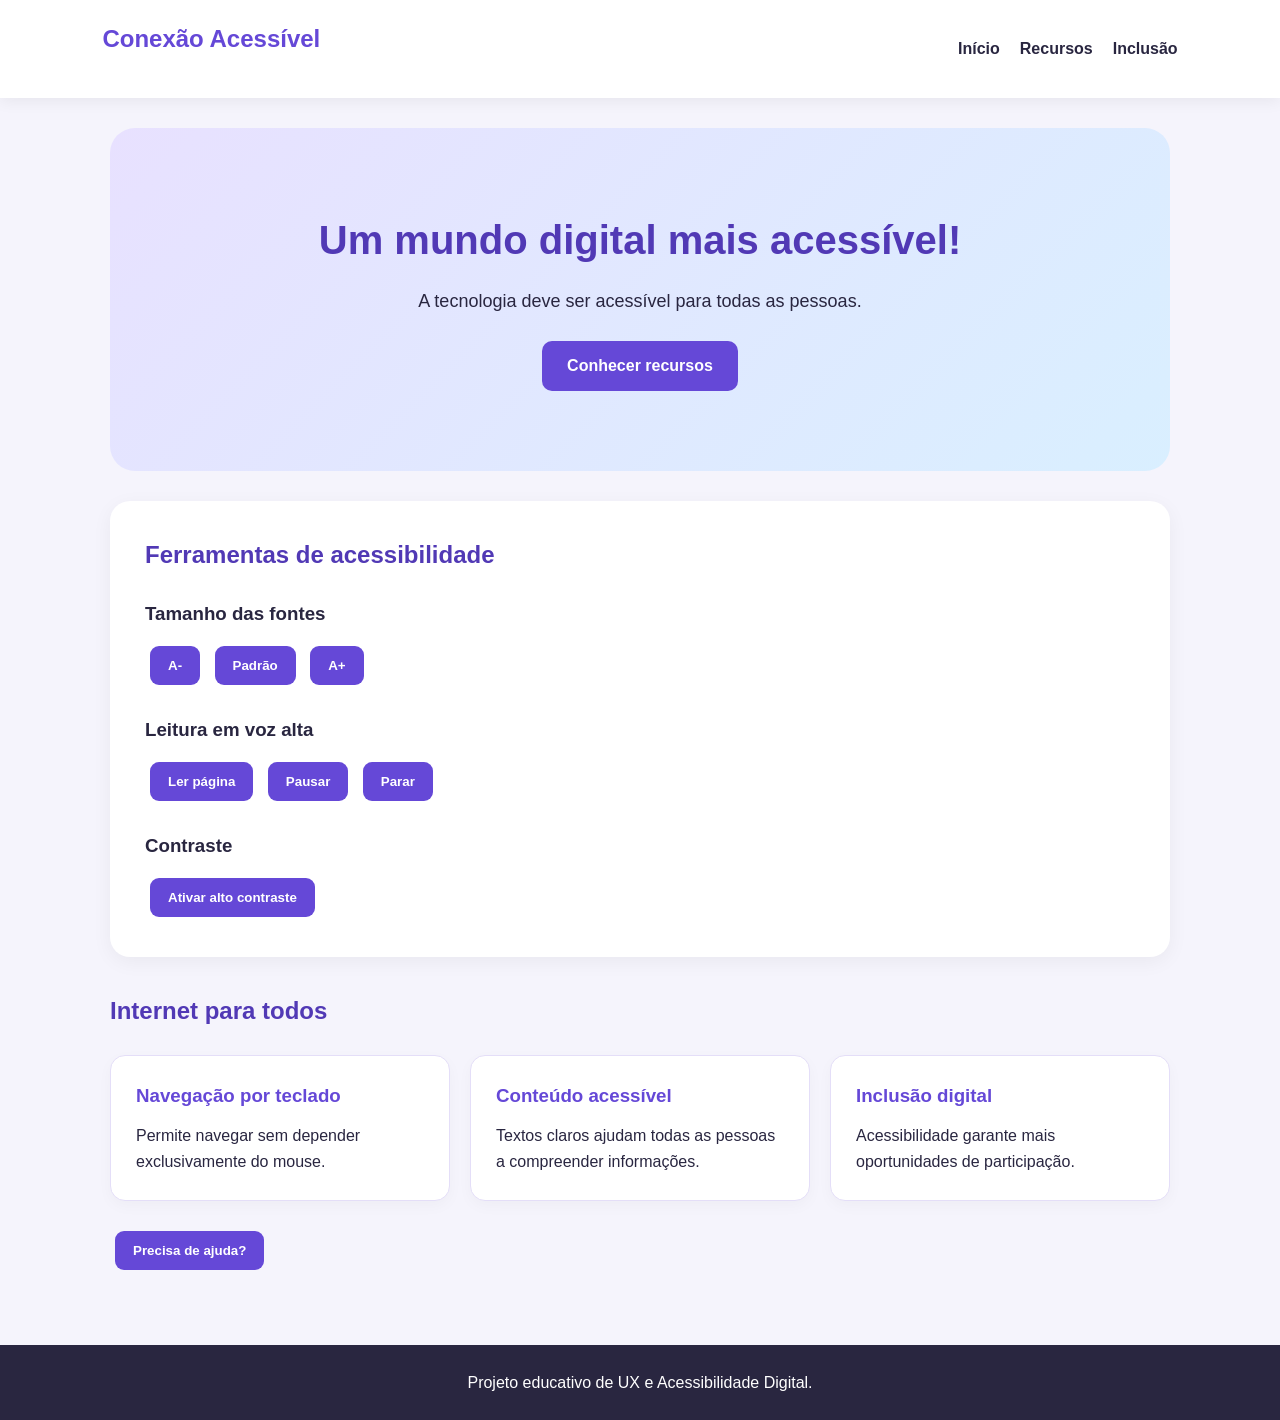
<file: index.html>
<!DOCTYPE html>
<html lang="pt-BR">
<head>
  <meta charset="UTF-8">
    <meta name="viewport" content="width=device-width, initial-scale=1.0">
      <title>Conexão Acessível</title>
        <link rel="stylesheet" href="style.css">
          <script src="script.js" defer></script>
          </head>
          <body>

            <header>
                <h2>Conexão Acessível</h2>
                    <nav>
                          <a href="#inicio">Início</a>
                                <a href="#recursos">Recursos</a>
                                      <a href="#inclusao">Inclusão</a>
                                          </nav>
                                            </header>

                                              <main id="inicio">
                                                  <section class="hero">
                                                        <h1>Um mundo digital mais acessível!</h1>
                                                              <p>A tecnologia deve ser acessível para todas as pessoas.</p>
                                                                    <a href="#recursos" class="botao">Conhecer recursos</a>
                                                                        </section>

                                                                            <section id="recursos" class="painel">
                                                                                  <h2>Ferramentas de acessibilidade</h2>

                                                                                        <h3>Tamanho das fontes</h3>
                                                                                              <button id="diminuir">A-</button>
                                                                                                    <button id="normal">Padrão</button>
                                                                                                          <button id="aumentar">A+</button>

                                                                                                                <h3>Leitura em voz alta</h3>
                                                                                                                      <button id="ler">Ler página</button>
                                                                                                                            <button id="pausar">Pausar</button>
                                                                                                                                  <button id="parar">Parar</button>

                                                                                                                                        <h3>Contraste</h3>
                                                                                                                                              <button id="contraste">Ativar alto contraste</button>
                                                                                                                                                  </section>

                                                                                                                                                      <section id="inclusao">
                                                                                                                                                            <h2>Internet para todos</h2>

                                                                                                                                                                  <div class="cartoes">
                                                                                                                                                                          <article>
                                                                                                                                                                                    <h3>Navegação por teclado</h3>
                                                                                                                                                                                              <p>Permite navegar sem depender exclusivamente do mouse.</p>
                                                                                                                                                                                                      </article>

                                                                                                                                                                                                              <article>
                                                                                                                                                                                                                        <h3>Conteúdo acessível</h3>
                                                                                                                                                                                                                                  <p>Textos claros ajudam todas as pessoas a compreender informações.</p>
                                                                                                                                                                                                                                          </article>

                                                                                                                                                                                                                                                  <article>
                                                                                                                                                                                                                                                            <h3>Inclusão digital</h3>
                                                                                                                                                                                                                                                                      <p>Acessibilidade garante mais oportunidades de participação.</p>
                                                                                                                                                                                                                                                                              </article>
                                                                                                                                                                                                                                                                                    </div>
                                                                                                                                                                                                                                                                                        </section>

                                                                                                                                                                                                                                                                                            <button id="ajuda">Precisa de ajuda?</button>
                                                                                                                                                                                                                                                                                              </main>

                                                                                                                                                                                                                                                                                                <div id="modal" class="modal" hidden>
                                                                                                                                                                                                                                                                                                    <div class="modal-conteudo">
                                                                                                                                                                                                                                                                                                          <button id="fechar">X</button>
                                                                                                                                                                                                                                                                                                                <h2>Como usar?</h2>
                                                                                                                                                                                                                                                                                                                      <p>Você pode aumentar as letras, ouvir o conteúdo e ativar o alto contraste.</p>
                                                                                                                                                                                                                                                                                                                          </div>
                                                                                                                                                                                                                                                                                                                            </div>

                                                                                                                                                                                                                                                                                                                              <footer>
                                                                                                                                                                                                                                                                                                                                  <p>Projeto educativo de UX e Acessibilidade Digital.</p>
                                                                                                                                                                                                                                                                                                                                    </footer>

                                                                                                                                                                                                                                                                                                                                    </body>
                                                                                                                                                                                                                                                                                                                                    </html>
</file>
<file: style.css>
* {
  margin: 0;
    padding: 0;
      box-sizing: border-box;
      }

      html {
        scroll-behavior: smooth;
        }

        body {
          font-family: Arial, sans-serif;
            background: #f5f4fc;
              color: #292640;
                font-size: 16px;
                  line-height: 1.6;
                  }

                  header {
                    background: #ffffff;
                      padding: 20px 8%;
                        display: flex;
                          justify-content: space-between;
                            align-items: center;
                              box-shadow: 0 3px 15px #00000010;
                              }

                              header h2 {
                                color: #6548d7;
                                }

                                nav {
                                  display: flex;
                                    gap: 20px;
                                    }

                                    nav a {
                                      text-decoration: none;
                                        color: #292640;
                                          font-weight: bold;
                                          }

                                          nav a:hover {
                                            color: #6548d7;
                                            }

                                            main {
                                              max-width: 1100px;
                                                margin: auto;
                                                  padding: 30px 20px;
                                                  }

                                                  .hero {
                                                    background: linear-gradient(135deg, #e8e1ff, #d9efff);
                                                      padding: 80px 30px;
                                                        border-radius: 25px;
                                                          text-align: center;
                                                            margin-bottom: 30px;
                                                            }

                                                            .hero h1 {
                                                              font-size: 40px;
                                                                color: #5139b5;
                                                                  margin-bottom: 15px;
                                                                  }

                                                                  .hero p {
                                                                    font-size: 18px;
                                                                      margin-bottom: 25px;
                                                                      }

                                                                      .botao {
                                                                        display: inline-block;
                                                                          background: #6548d7;
                                                                            color: white;
                                                                              padding: 12px 25px;
                                                                                border-radius: 10px;
                                                                                  text-decoration: none;
                                                                                    font-weight: bold;
                                                                                    }

                                                                                    .botao:hover {
                                                                                      background: #4931ad;
                                                                                      }

                                                                                      .painel {
                                                                                        background: white;
                                                                                          padding: 35px;
                                                                                            border-radius: 20px;
                                                                                              margin-bottom: 35px;
                                                                                                box-shadow: 0 5px 20px #0000000d;
                                                                                                }

                                                                                                h2 {
                                                                                                  margin-bottom: 20px;
                                                                                                    color: #5139b5;
                                                                                                    }

                                                                                                    h3 {
                                                                                                      margin-top: 25px;
                                                                                                        margin-bottom: 12px;
                                                                                                        }

                                                                                                        button {
                                                                                                          background: #6548d7;
                                                                                                            color: white;
                                                                                                              border: none;
                                                                                                                padding: 12px 18px;
                                                                                                                  margin: 5px;
                                                                                                                    border-radius: 9px;
                                                                                                                      cursor: pointer;
                                                                                                                        font-weight: bold;
                                                                                                                        }

                                                                                                                        button:hover {
                                                                                                                          background: #4931ad;
                                                                                                                          }

                                                                                                                          button:focus-visible,
                                                                                                                          a:focus-visible {
                                                                                                                            outline: 3px solid #f0a000;
                                                                                                                              outline-offset: 3px;
                                                                                                                              }

                                                                                                                              .cartoes {
                                                                                                                                display: grid;
                                                                                                                                  grid-template-columns: repeat(3, 1fr);
                                                                                                                                    gap: 20px;
                                                                                                                                      margin: 25px 0;
                                                                                                                                      }

                                                                                                                                      .cartoes article {
                                                                                                                                        background: white;
                                                                                                                                          padding: 25px;
                                                                                                                                            border-radius: 15px;
                                                                                                                                              border: 1px solid #e4def8;
                                                                                                                                                box-shadow: 0 5px 15px #00000008;
                                                                                                                                                }

                                                                                                                                                .cartoes h3 {
                                                                                                                                                  color: #6548d7;
                                                                                                                                                    margin-top: 0;
                                                                                                                                                    }

                                                                                                                                                    .modal {
                                                                                                                                                      position: fixed;
                                                                                                                                                        inset: 0;
                                                                                                                                                          background: #0009;
                                                                                                                                                            display: flex;
                                                                                                                                                              justify-content: center;
                                                                                                                                                                align-items: center;
                                                                                                                                                                  padding: 20px;
                                                                                                                                                                  }

                                                                                                                                                                  .modal[hidden] {
                                                                                                                                                                    display: none;
                                                                                                                                                                    }

                                                                                                                                                                    .modal-conteudo {
                                                                                                                                                                      background: white;
                                                                                                                                                                        padding: 35px;
                                                                                                                                                                          border-radius: 20px;
                                                                                                                                                                            max-width: 400px;
                                                                                                                                                                              text-align: center;
                                                                                                                                                                              }

                                                                                                                                                                              #fechar {
                                                                                                                                                                                background: #d94343;
                                                                                                                                                                                  float: right;
                                                                                                                                                                                  }

                                                                                                                                                                                  footer {
                                                                                                                                                                                    background: #292640;
                                                                                                                                                                                      color: white;
                                                                                                                                                                                        text-align: center;
                                                                                                                                                                                          padding: 25px;
                                                                                                                                                                                            margin-top: 40px;
                                                                                                                                                                                            }

                                                                                                                                                                                            body.alto-contraste {
                                                                                                                                                                                              background: black;
                                                                                                                                                                                                color: white;
                                                                                                                                                                                                }

                                                                                                                                                                                                body.alto-contraste header,
                                                                                                                                                                                                body.alto-contraste .painel,
                                                                                                                                                                                                body.alto-contraste .cartoes article,
                                                                                                                                                                                                body.alto-contraste .modal-conteudo {
                                                                                                                                                                                                  background: black;
                                                                                                                                                                                                    color: white;
                                                                                                                                                                                                      border: 2px solid yellow;
                                                                                                                                                                                                      }

                                                                                                                                                                                                      body.alto-contraste h2,
                                                                                                                                                                                                      body.alto-contraste h3,
                                                                                                                                                                                                      body.alto-contraste nav a {
                                                                                                                                                                                                        color: yellow;
                                                                                                                                                                                                        }

                                                                                                                                                                                                        body.alto-contraste button,
                                                                                                                                                                                                        body.alto-contraste .botao {
                                                                                                                                                                                                          background: yellow;
                                                                                                                                                                                                            color: black;
                                                                                                                                                                                                            }

                                                                                                                                                                                                            @media (max-width: 700px) {
                                                                                                                                                                                                              header {
                                                                                                                                                                                                                  flex-direction: column;
                                                                                                                                                                                                                      gap: 15px;
                                                                                                                                                                                                                        }

                                                                                                                                                                                                                          nav {
                                                                                                                                                                                                                              flex-wrap: wrap;
                                                                                                                                                                                                                                  justify-content: center;
                                                                                                                                                                                                                                    }

                                                                                                                                                                                                                                      .hero h1 {
                                                                                                                                                                                                                                          font-size: 30px;
                                                                                                                                                                                                                                            }

                                                                                                                                                                                                                                              .cartoes {
                                                                                                                                                                                                                                                  grid-template-columns: 1fr;
                                                                                                                                                                                                                                                    }

                                                                                                                                                                                                                                                      .painel {
                                                                                                                                                                                                                                                          padding: 22px;
                                                                                                                                                                                                                                                            }
                                                                                                                                                                                                                                                            }
</file>
